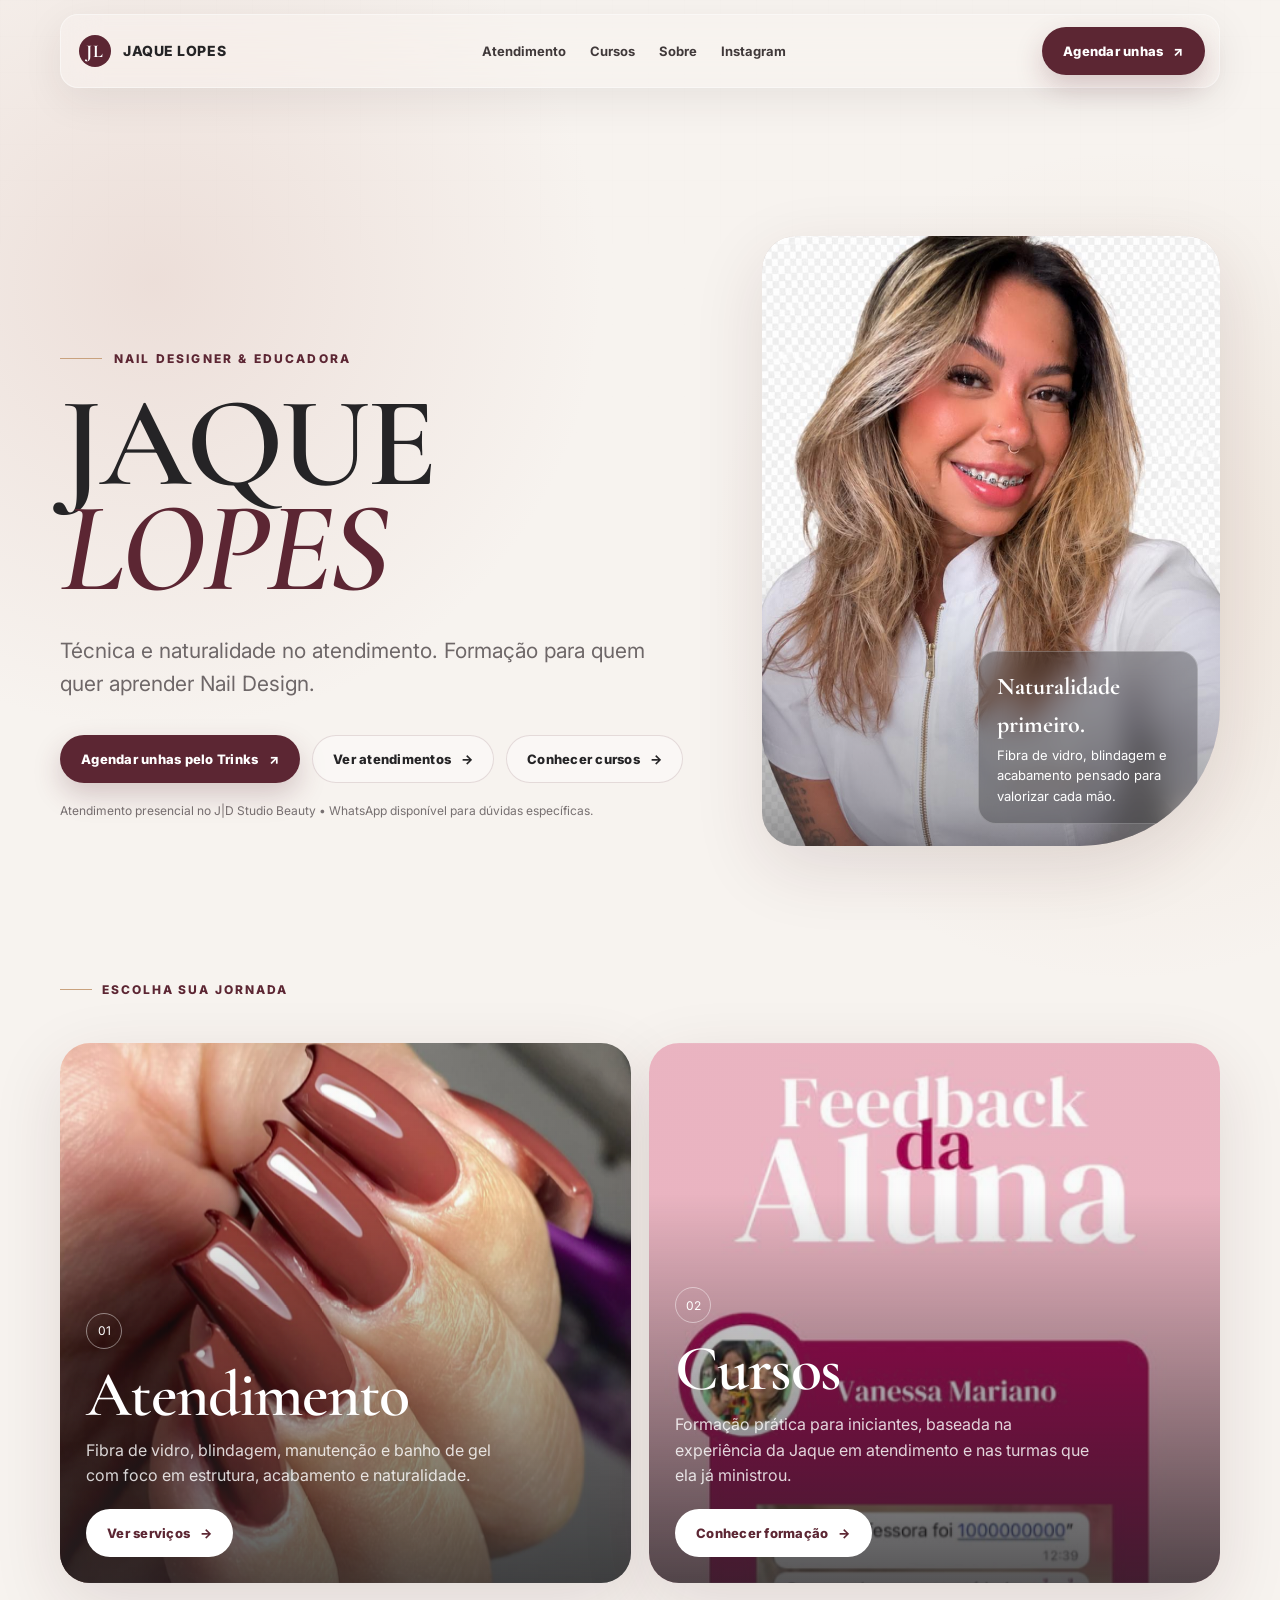
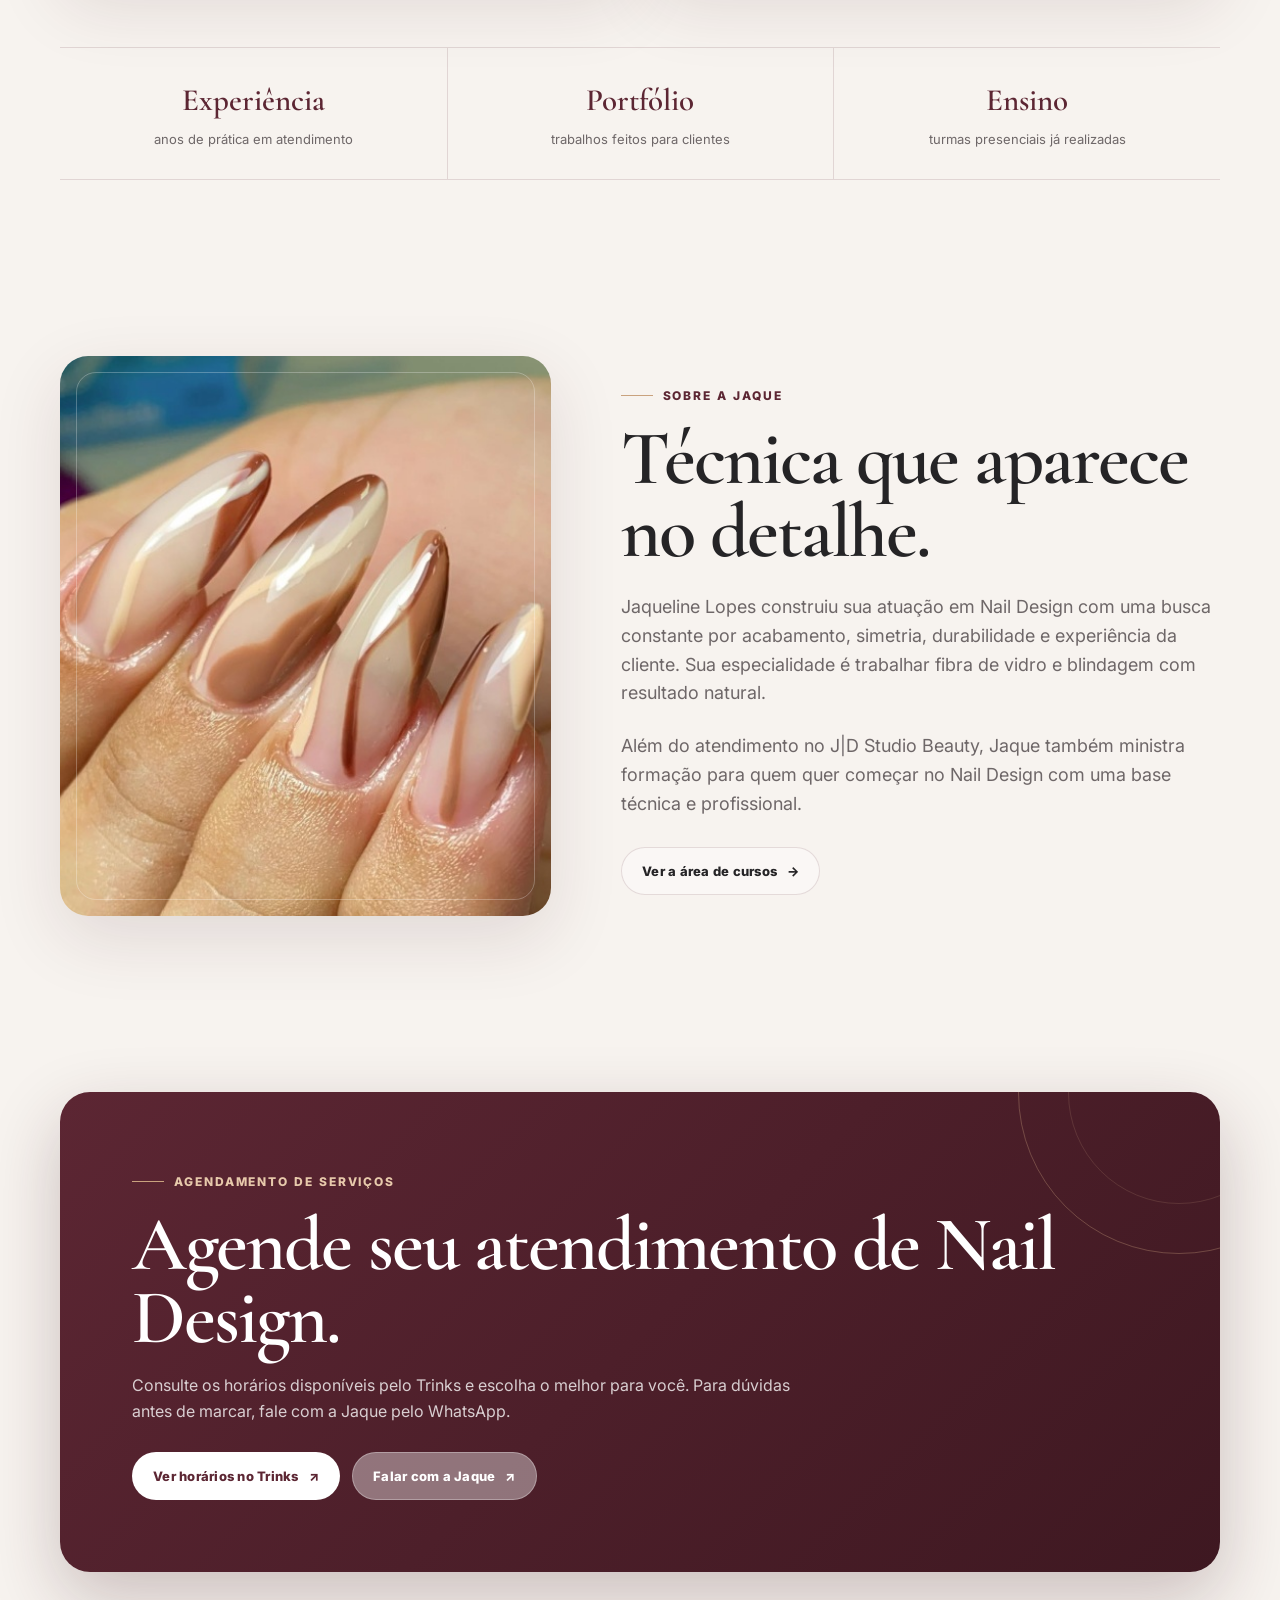
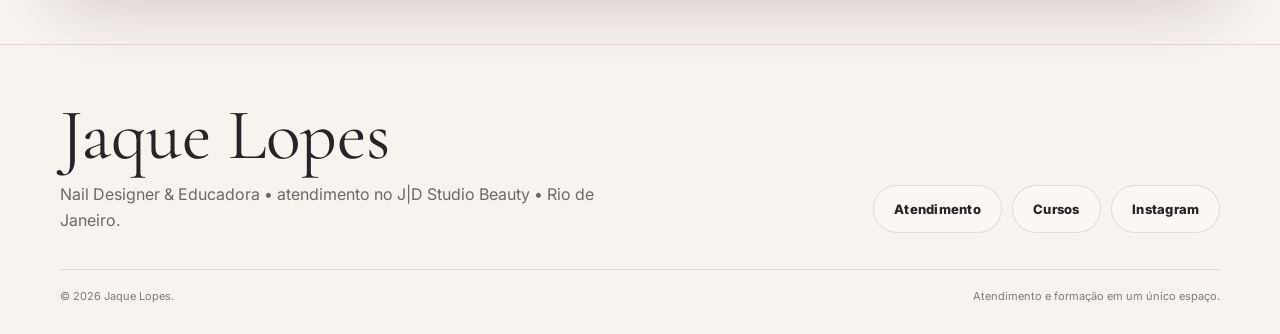
<file: index.html>
<!doctype html>
<html lang="pt-BR">
<head>
  <meta charset="utf-8">
  <meta name="viewport" content="width=device-width, initial-scale=1, viewport-fit=cover">
  <meta name="theme-color" content="#F7F3EF">
  <title>Jaque Lopes | Nail Designer & Educadora</title>
  <meta name="description" content="Jaque Lopes: Nail Designer especialista em fibra de vidro, blindagem e acabamento natural. Atendimento no J|D Studio Beauty e formação para iniciantes.">
  <meta property="og:title" content="Jaque Lopes | Nail Designer & Educadora">
  <meta property="og:description" content="Atendimento em Nail Design e formação para iniciantes, em uma única experiência.">
  <meta property="og:image" content="https://leothaylor.github.io/jaque-nails-v2/assets/img/header-bg.jpg">
  <meta property="og:type" content="website">
  <meta property="og:url" content="https://leothaylor.github.io/jaque-nails-v2/">
  <link rel="icon" type="image/svg+xml" href="assets/img/favicon.svg">
  <link rel="preconnect" href="https://fonts.googleapis.com">
  <link rel="preconnect" href="https://fonts.gstatic.com" crossorigin>
  <link href="https://fonts.googleapis.com/css2?family=Cormorant+Garamond:ital,wght@0,500;0,600;1,500;1,600&family=Inter:wght@400;500;600;700;800&display=swap" rel="stylesheet">
  <link rel="stylesheet" href="assets/css/v3.css">
  <script type="application/ld+json">{"@context":"https://schema.org","@type":"Person","name":"Jaqueline Lopes","jobTitle":"Nail Designer e Educadora","sameAs":["https://www.instagram.com/unhasporjaquelopes/"],"worksFor":{"@type":"Organization","name":"J|D Studio Beauty"}}</script>
</head>
<body>
  <a class="skip-link" href="#conteudo">Pular para o conteúdo</a>
  <div class="transition-curtain" aria-hidden="true"></div>
  <div class="nav-wrap"><nav class="nav" aria-label="Navegação principal">
    <a class="brand" href="index.html" aria-label="Jaque Lopes - início"><span class="brand-mark">JL</span><span>JAQUE LOPES</span></a>
    <div class="nav-links"><a href="atendimento.html" data-transition>Atendimento</a><a href="curso.html" data-transition>Cursos</a><a href="#sobre">Sobre</a><a href="https://www.instagram.com/unhasporjaquelopes/" target="_blank" rel="noopener">Instagram</a></div>
    <button class="nav-toggle" type="button" aria-label="Abrir menu" aria-expanded="false">Menu</button>
    <a class="btn btn-primary" href="https://www.trinks.com/unhas-por-jaque-lopes-" target="_blank" rel="noopener">Agendar unhas <span class="arrow">↗</span></a>
  </nav></div>

  <main id="conteudo">
    <header class="hero"><div class="container hero-grid">
      <div class="hero-copy">
        <div class="hero-eyebrow">Nail Designer & Educadora</div>
        <h1 class="hero-title"><span class="line"><span>JAQUE</span></span><span class="line"><span>LOPES</span></span></h1>
        <p class="hero-lead">Técnica e naturalidade no atendimento. Formação para quem quer aprender Nail Design.</p>
        <div class="hero-actions"><a class="btn btn-primary" href="https://www.trinks.com/unhas-por-jaque-lopes-" target="_blank" rel="noopener">Agendar unhas pelo Trinks <span class="arrow">↗</span></a><a class="btn btn-secondary" href="atendimento.html" data-transition>Ver atendimentos <span class="arrow">→</span></a><a class="btn btn-secondary" href="curso.html" data-transition>Conhecer cursos <span class="arrow">→</span></a></div>
        <p class="hero-note">Atendimento presencial no J|D Studio Beauty • WhatsApp disponível para dúvidas específicas.</p>
      </div>
      <div class="hero-media reveal"><img src="assets/img/header-bg.jpg" alt="Jaqueline Lopes, Nail Designer" fetchpriority="high"><div class="hero-badge"><strong>Naturalidade primeiro.</strong> Fibra de vidro, blindagem e acabamento pensado para valorizar cada mão.</div></div>
    </div></header>

    <section class="section compact"><div class="container">
      <span class="section-kicker reveal">Escolha sua jornada</span>
      <div class="journey">
        <a class="journey-card reveal" href="atendimento.html" data-transition><img src="assets/img/fibra-de-vidro.jpg" alt="Fibra de vidro realizada por Jaque Lopes" loading="lazy" data-parallax=".08"><div class="journey-content"><span class="journey-index">01</span><h2 class="journey-title">Atendimento</h2><p>Fibra de vidro, blindagem, manutenção e banho de gel com foco em estrutura, acabamento e naturalidade.</p><span class="btn btn-light">Ver serviços <span class="arrow">→</span></span></div></a>
        <a class="journey-card reveal" href="curso.html" data-transition><img src="assets/img/cursojaqueprint.jpg" alt="Feedback de aluna da Jaque Lopes" loading="lazy" data-parallax=".08" style="object-position:center top"><div class="journey-content"><span class="journey-index">02</span><h2 class="journey-title">Cursos</h2><p>Formação prática para iniciantes, baseada na experiência da Jaque em atendimento e nas turmas que ela já ministrou.</p><span class="btn btn-light">Conhecer formação <span class="arrow">→</span></span></div></a>
      </div>
      <div class="trust-strip reveal" aria-label="Pontos de confiança"><div class="trust-item"><strong>Experiência</strong><span>anos de prática em atendimento</span></div><div class="trust-item"><strong>Portfólio</strong><span>trabalhos feitos para clientes</span></div><div class="trust-item"><strong>Ensino</strong><span>turmas presenciais já realizadas</span></div></div>
    </div></section>

    <section id="sobre" class="section"><div class="container split">
      <div class="media-card reveal"><img src="assets/img/portfolio/03-full.jpg" alt="Trabalho de acabamento natural em unhas" loading="lazy"></div>
      <div class="copy-block reveal"><span class="section-kicker">Sobre a Jaque</span><h2 style="margin-top:18px">Técnica que aparece no detalhe.</h2><p>Jaqueline Lopes construiu sua atuação em Nail Design com uma busca constante por acabamento, simetria, durabilidade e experiência da cliente. Sua especialidade é trabalhar fibra de vidro e blindagem com resultado natural.</p><p>Além do atendimento no J|D Studio Beauty, Jaque também ministra formação para quem quer começar no Nail Design com uma base técnica e profissional.</p><a class="btn btn-secondary" href="curso.html" data-transition>Ver a área de cursos <span class="arrow">→</span></a></div>
    </div></section>

    <section class="section compact"><div class="container callout reveal"><span class="section-kicker" style="color:#E7C9AB">Agendamento de serviços</span><h2 style="margin-top:18px">Agende seu atendimento de Nail Design.</h2><p>Consulte os horários disponíveis pelo Trinks e escolha o melhor para você. Para dúvidas antes de marcar, fale com a Jaque pelo WhatsApp.</p><div class="hero-actions"><a class="btn btn-light" href="https://www.trinks.com/unhas-por-jaque-lopes-" target="_blank" rel="noopener">Ver horários no Trinks <span class="arrow">↗</span></a><a class="btn btn-secondary" style="color:white;border-color:rgba(255,255,255,.3)" href="https://wa.me/5521967671257?text=Oi%20Jaque!%20Tenho%20uma%20d%C3%BAvida%20antes%20de%20agendar." target="_blank" rel="noopener">Falar com a Jaque <span class="arrow">↗</span></a></div></div></section>
  </main>

  <footer class="footer"><div class="container"><div class="footer-grid"><div><div class="footer-brand">Jaque Lopes</div><p>Nail Designer & Educadora • atendimento no J|D Studio Beauty • Rio de Janeiro.</p></div><div class="footer-links"><a class="btn btn-secondary" href="atendimento.html" data-transition>Atendimento</a><a class="btn btn-secondary" href="curso.html" data-transition>Cursos</a><a class="btn btn-secondary" href="https://www.instagram.com/unhasporjaquelopes/" target="_blank" rel="noopener">Instagram</a></div></div><div class="footer-meta"><span>© <span data-year></span> Jaque Lopes.</span><span>Atendimento e formação em um único espaço.</span></div></div></footer>
  <script src="assets/js/v3.js" defer></script>
</body>
</html>
</file>
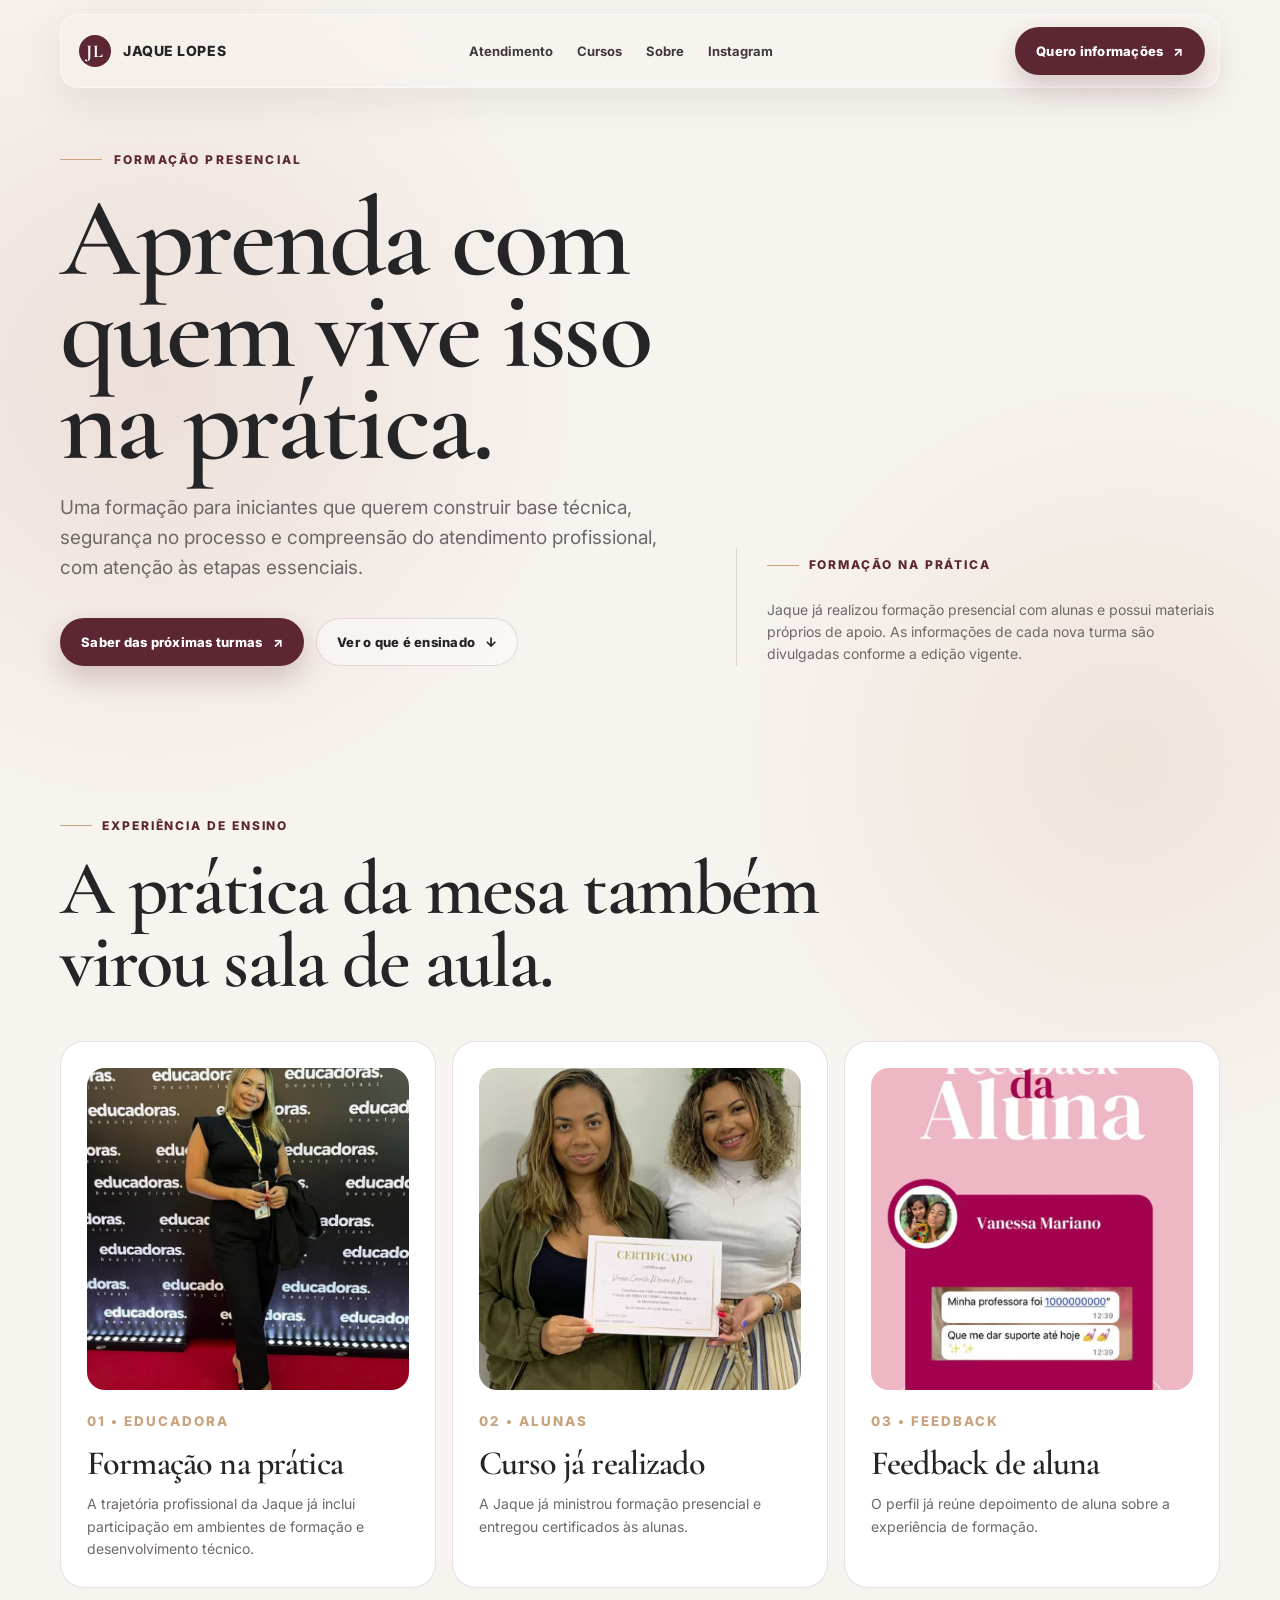
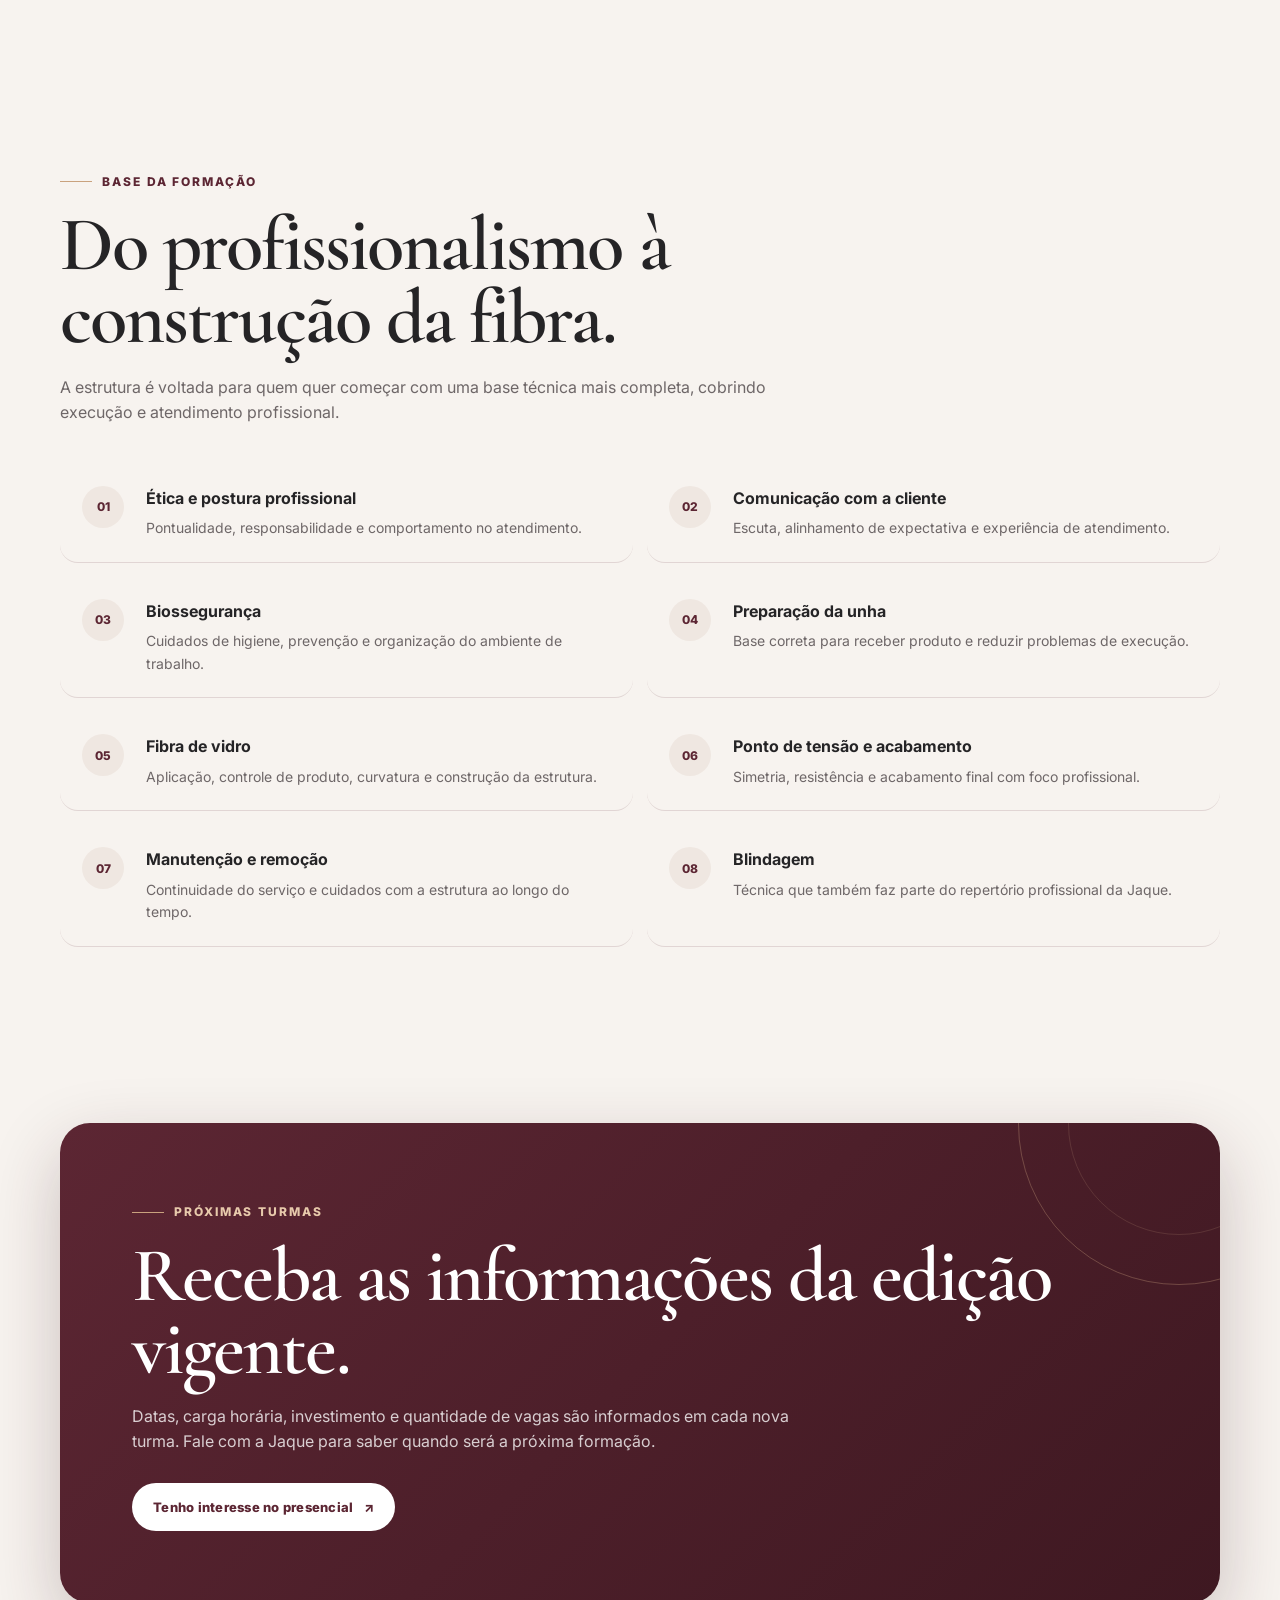
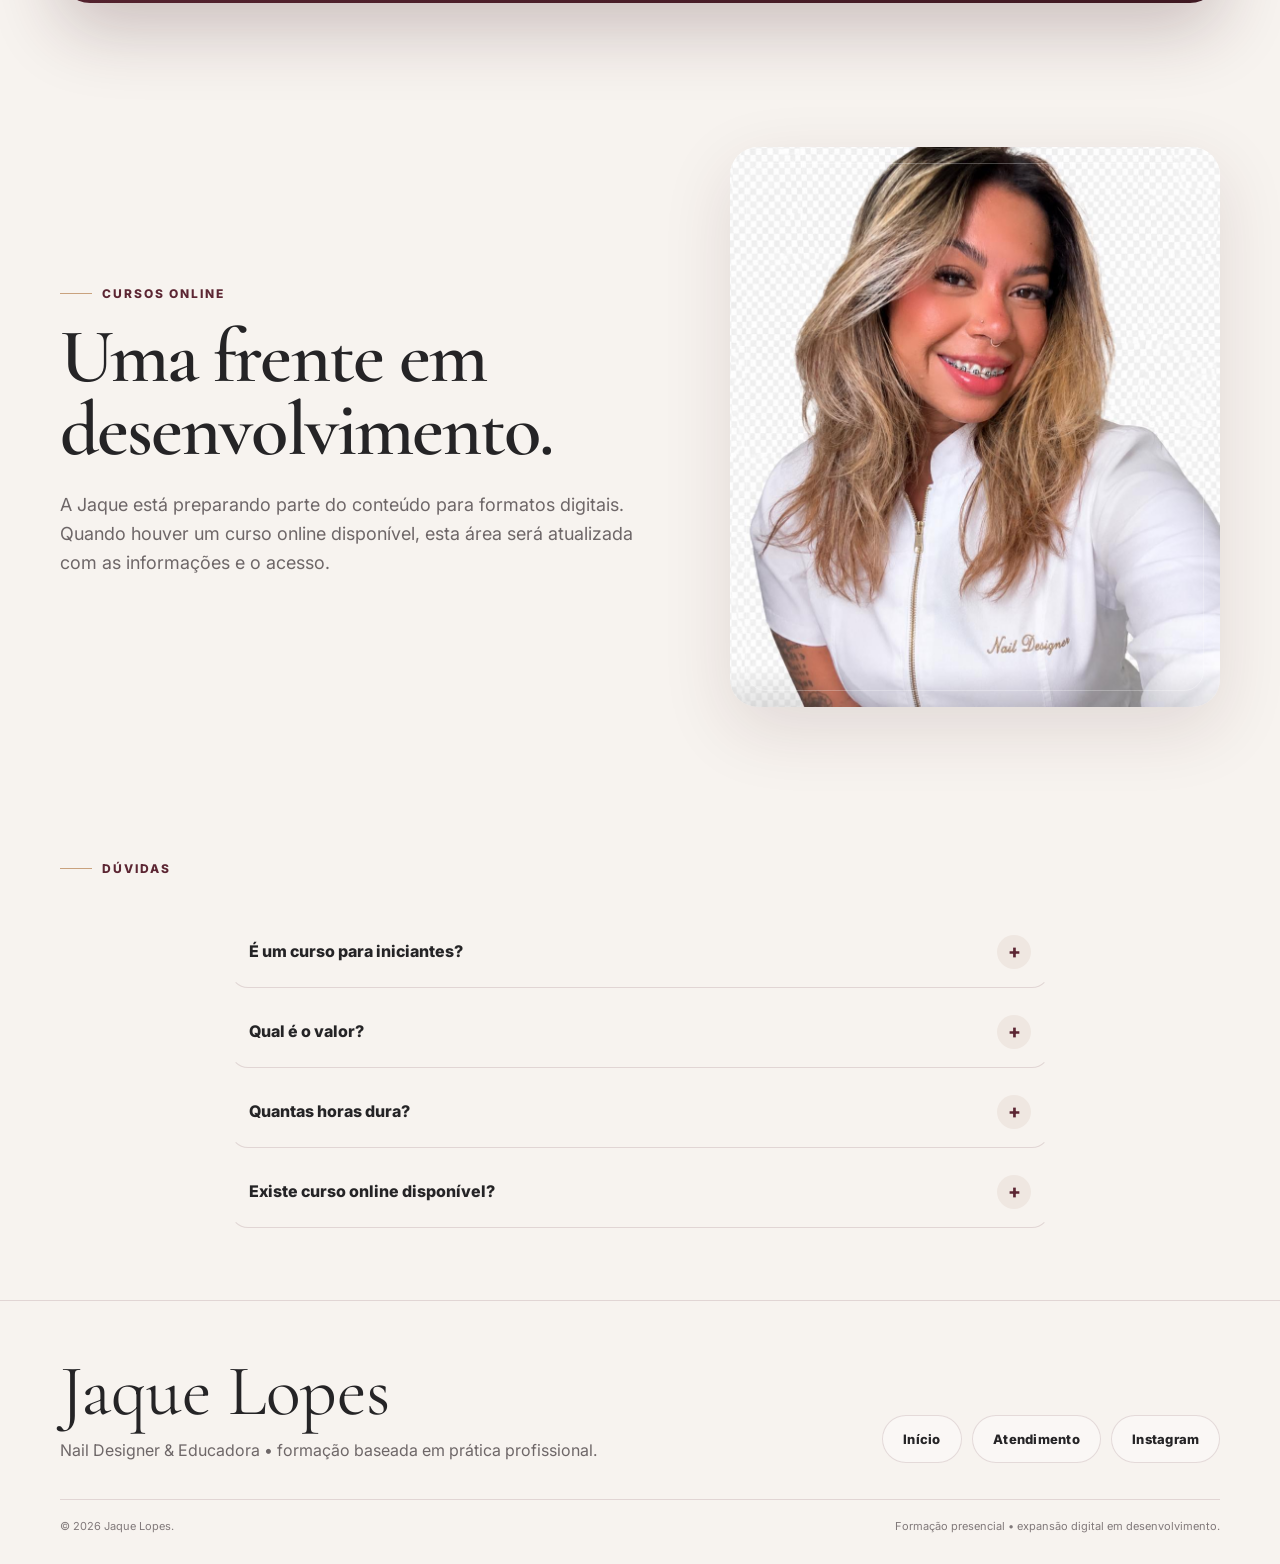
<file: curso.html>
<!doctype html>
<html lang="pt-BR">
<head>
  <meta charset="utf-8">
  <meta name="viewport" content="width=device-width, initial-scale=1, viewport-fit=cover">
  <meta name="theme-color" content="#F7F3EF">
  <title>Cursos | Jaque Lopes</title>
  <meta name="description" content="Formação presencial de Nail Design com Jaque Lopes para iniciantes: base profissional, biossegurança, fibra de vidro, acabamento e atendimento.">
  <link rel="icon" type="image/svg+xml" href="assets/img/favicon.svg">
  <link rel="preconnect" href="https://fonts.googleapis.com">
  <link rel="preconnect" href="https://fonts.gstatic.com" crossorigin>
  <link href="https://fonts.googleapis.com/css2?family=Cormorant+Garamond:ital,wght@0,500;0,600;1,500;1,600&family=Inter:wght@400;500;600;700;800&display=swap" rel="stylesheet">
  <link rel="stylesheet" href="assets/css/v3.css">
</head>
<body>
  <a class="skip-link" href="#conteudo">Pular para o conteúdo</a>
  <div class="transition-curtain" aria-hidden="true"></div>
  <div class="nav-wrap"><nav class="nav" aria-label="Navegação principal">
    <a class="brand" href="index.html" data-transition><span class="brand-mark">JL</span><span>JAQUE LOPES</span></a>
    <div class="nav-links"><a href="atendimento.html" data-transition>Atendimento</a><a href="curso.html">Cursos</a><a href="index.html#sobre" data-transition>Sobre</a><a href="https://www.instagram.com/unhasporjaquelopes/" target="_blank" rel="noopener">Instagram</a></div>
    <button class="nav-toggle" type="button" aria-label="Abrir menu" aria-expanded="false">Menu</button>
    <a class="btn btn-primary" href="https://wa.me/5521967671257?text=Oi%20Jaque!%20Quero%20saber%20sobre%20as%20pr%C3%B3ximas%20turmas%20de%20Nail%20Design." target="_blank" rel="noopener">Quero informações <span class="arrow">↗</span></a>
  </nav></div>

  <main id="conteudo">
    <header class="page-hero"><div class="container page-hero-grid">
      <div><div class="hero-eyebrow">Formação presencial</div><h1>Aprenda com quem vive isso na prática.</h1><p>Uma formação para iniciantes que querem construir base técnica, segurança no processo e compreensão do atendimento profissional, com atenção às etapas essenciais.</p><div class="hero-actions"><a class="btn btn-primary" href="https://wa.me/5521967671257?text=Oi%20Jaque!%20Quero%20saber%20sobre%20as%20pr%C3%B3ximas%20turmas%20de%20Nail%20Design." target="_blank" rel="noopener">Saber das próximas turmas <span class="arrow">↗</span></a><a class="btn btn-secondary" href="#conteudo-curso">Ver o que é ensinado <span class="arrow">↓</span></a></div></div>
      <div class="page-hero-aside reveal"><span class="section-kicker">Formação na prática</span><p>Jaque já realizou formação presencial com alunas e possui materiais próprios de apoio. As informações de cada nova turma são divulgadas conforme a edição vigente.</p></div>
    </div></header>

    <section class="section compact"><div class="container"><span class="section-kicker reveal">Experiência de ensino</span><h2 class="reveal" style="margin-top:18px;max-width:880px">A prática da mesa também virou sala de aula.</h2><div class="course-proof">
      <article class="proof-card reveal"><img src="assets/img/proof/proof-educadora.jpg" alt="Jaque Lopes em contexto de formação e educação profissional" loading="lazy" style="width:100%;aspect-ratio:1/1;object-fit:cover;border-radius:18px;margin-bottom:18px"><small>01 • educadora</small><h3>Formação na prática</h3><p>A trajetória profissional da Jaque já inclui participação em ambientes de formação e desenvolvimento técnico.</p></article>
      <article class="proof-card reveal"><img src="assets/img/proof/proof-certificado.jpg" alt="Jaque Lopes com aluna e certificado de conclusão" loading="lazy" style="width:100%;aspect-ratio:1/1;object-fit:cover;border-radius:18px;margin-bottom:18px"><small>02 • alunas</small><h3>Curso já realizado</h3><p>A Jaque já ministrou formação presencial e entregou certificados às alunas.</p></article>
      <article class="proof-card reveal"><img src="assets/img/proof/proof-feedback.jpg" alt="Feedback de aluna do curso de Jaque Lopes" loading="lazy" style="width:100%;aspect-ratio:1/1;object-fit:cover;border-radius:18px;margin-bottom:18px"><small>03 • feedback</small><h3>Feedback de aluna</h3><p>O perfil já reúne depoimento de aluna sobre a experiência de formação.</p></article>
    </div></div></section>

    <section id="conteudo-curso" class="section"><div class="container"><span class="section-kicker reveal">Base da formação</span><h2 class="reveal" style="margin-top:18px;max-width:900px">Do profissionalismo à construção da fibra.</h2><p class="reveal" style="margin-top:20px;color:var(--muted);max-width:740px">A estrutura é voltada para quem quer começar com uma base técnica mais completa, cobrindo execução e atendimento profissional.</p><div class="curriculum">
      <div class="curriculum-item reveal"><span class="num">01</span><div><strong>Ética e postura profissional</strong><p>Pontualidade, responsabilidade e comportamento no atendimento.</p></div></div>
      <div class="curriculum-item reveal"><span class="num">02</span><div><strong>Comunicação com a cliente</strong><p>Escuta, alinhamento de expectativa e experiência de atendimento.</p></div></div>
      <div class="curriculum-item reveal"><span class="num">03</span><div><strong>Biossegurança</strong><p>Cuidados de higiene, prevenção e organização do ambiente de trabalho.</p></div></div>
      <div class="curriculum-item reveal"><span class="num">04</span><div><strong>Preparação da unha</strong><p>Base correta para receber produto e reduzir problemas de execução.</p></div></div>
      <div class="curriculum-item reveal"><span class="num">05</span><div><strong>Fibra de vidro</strong><p>Aplicação, controle de produto, curvatura e construção da estrutura.</p></div></div>
      <div class="curriculum-item reveal"><span class="num">06</span><div><strong>Ponto de tensão e acabamento</strong><p>Simetria, resistência e acabamento final com foco profissional.</p></div></div>
      <div class="curriculum-item reveal"><span class="num">07</span><div><strong>Manutenção e remoção</strong><p>Continuidade do serviço e cuidados com a estrutura ao longo do tempo.</p></div></div>
      <div class="curriculum-item reveal"><span class="num">08</span><div><strong>Blindagem</strong><p>Técnica que também faz parte do repertório profissional da Jaque.</p></div></div>
    </div></div></section>

    <section class="section compact"><div class="container callout reveal"><span class="section-kicker" style="color:#E7C9AB">Próximas turmas</span><h2 style="margin-top:18px">Receba as informações da edição vigente.</h2><p>Datas, carga horária, investimento e quantidade de vagas são informados em cada nova turma. Fale com a Jaque para saber quando será a próxima formação.</p><div class="hero-actions"><a class="btn btn-light" href="https://wa.me/5521967671257?text=Oi%20Jaque!%20Quero%20saber%20sobre%20as%20pr%C3%B3ximas%20turmas%20de%20Nail%20Design." target="_blank" rel="noopener">Tenho interesse no presencial <span class="arrow">↗</span></a></div></div></section>

    <section class="section compact"><div class="container split reverse"><div class="copy-block reveal"><span class="section-kicker">Cursos online</span><h2 style="margin-top:18px">Uma frente em desenvolvimento.</h2><p>A Jaque está preparando parte do conteúdo para formatos digitais. Quando houver um curso online disponível, esta área será atualizada com as informações e o acesso.</p></div><div class="media-card reveal"><img src="assets/img/header-bg.jpg" alt="Jaque Lopes" loading="lazy"></div></div></section>

    <section class="section compact"><div class="container"><span class="section-kicker reveal">Dúvidas</span><div class="faq reveal"><details><summary>É um curso para iniciantes?</summary><p>Sim. A formação é voltada para quem quer começar e construir uma base técnica e profissional.</p></details><details><summary>Qual é o valor?</summary><p>O investimento é informado conforme a edição vigente da turma. Entre em contato para receber os dados atualizados.</p></details><details><summary>Quantas horas dura?</summary><p>A carga horária é informada junto com as condições da próxima turma.</p></details><details><summary>Existe curso online disponível?</summary><p>A frente digital está em desenvolvimento. Quando houver produto disponível, ele será apresentado aqui.</p></details></div></div></section>
  </main>

  <footer class="footer"><div class="container"><div class="footer-grid"><div><div class="footer-brand">Jaque Lopes</div><p>Nail Designer & Educadora • formação baseada em prática profissional.</p></div><div class="footer-links"><a class="btn btn-secondary" href="index.html" data-transition>Início</a><a class="btn btn-secondary" href="atendimento.html" data-transition>Atendimento</a><a class="btn btn-secondary" href="https://www.instagram.com/unhasporjaquelopes/" target="_blank" rel="noopener">Instagram</a></div></div><div class="footer-meta"><span>© <span data-year></span> Jaque Lopes.</span><span>Formação presencial • expansão digital em desenvolvimento.</span></div></div></footer>
  <script src="assets/js/v3.js" defer></script>
</body>
</html>
</file>
<file: assets/css/v3.css>
:root {
  --paper: #F7F3EF;
  --paper-2: #EFE7E1;
  --wine: #5C2633;
  --wine-2: #3E1821;
  --champagne: #C9A27E;
  --nude: #D8B7AE;
  --ink: #252426;
  --muted: #6E6768;
  --line: rgba(92, 38, 51, .14);
  --glass: rgba(247, 243, 239, .78);
  --shadow: 0 22px 70px rgba(62, 24, 33, .12);
  --ease: cubic-bezier(.22, .61, .36, 1);
}

* { box-sizing: border-box; }
html { scroll-behavior: smooth; }
body {
  margin: 0;
  font-family: Inter, system-ui, -apple-system, BlinkMacSystemFont, "Segoe UI", sans-serif;
  color: var(--ink);
  background:
    radial-gradient(circle at 12% 8%, rgba(216, 183, 174, .34), transparent 28rem),
    radial-gradient(circle at 88% 16%, rgba(201, 162, 126, .18), transparent 26rem),
    var(--paper);
  line-height: 1.6;
  overflow-x: hidden;
}
body::before { content: ""; position: fixed; inset: 0; pointer-events: none; opacity: .28; background-image: linear-gradient(rgba(92,38,51,.03) 1px, transparent 1px), linear-gradient(90deg, rgba(92,38,51,.03) 1px, transparent 1px); background-size: 36px 36px; mask-image: linear-gradient(to bottom, rgba(0,0,0,.7), transparent 72%); z-index: -1; }
a { color: inherit; text-decoration: none; }
img { max-width: 100%; display: block; }
button, a { -webkit-tap-highlight-color: transparent; }
.container { width: min(1160px, calc(100% - 40px)); margin: 0 auto; }
.section { padding: 104px 0; position: relative; }
.section.compact { padding: 72px 0; }
.section-kicker { display: inline-flex; align-items: center; gap: 10px; text-transform: uppercase; letter-spacing: .16em; font-size: 12px; font-weight: 800; color: var(--wine); }
.section-kicker::before { content: ""; width: 32px; height: 1px; background: var(--champagne); }
h1, h2, h3, .serif { font-family: "Cormorant Garamond", Georgia, serif; letter-spacing: -.025em; margin: 0; }
h1 { font-size: clamp(64px, 10vw, 138px); line-height: .82; font-weight: 600; }
h2 { font-size: clamp(44px, 6vw, 78px); line-height: .95; font-weight: 600; }
h3 { font-size: clamp(30px, 4vw, 48px); line-height: 1; font-weight: 600; }
p { margin: 0; }
.skip-link { position: fixed; left: 12px; top: -50px; z-index: 1000; background: var(--ink); color: white; padding: 10px 14px; border-radius: 10px; }
.skip-link:focus { top: 12px; }
.nav-wrap { position: fixed; top: 14px; left: 0; right: 0; z-index: 100; pointer-events: none; }
.nav { pointer-events: auto; width: min(1160px, calc(100% - 28px)); margin: auto; display: flex; align-items: center; justify-content: space-between; gap: 18px; padding: 12px 14px 12px 18px; border: 1px solid rgba(255,255,255,.44); background: rgba(247,243,239,.54); backdrop-filter: blur(18px) saturate(1.1); -webkit-backdrop-filter: blur(18px) saturate(1.1); border-radius: 18px; box-shadow: 0 12px 40px rgba(46, 32, 34, .08); transition: background .35s var(--ease), box-shadow .35s var(--ease), transform .35s var(--ease); }
.nav.is-scrolled { background: rgba(247,243,239,.9); box-shadow: 0 12px 40px rgba(46,32,34,.14); }
.brand { display: flex; align-items: center; gap: 12px; font-size: 14px; font-weight: 800; letter-spacing: .04em; }
.brand-mark { width: 32px; height: 32px; border-radius: 50%; display: grid; place-items: center; color: white; background: var(--wine); font-family: "Cormorant Garamond", serif; font-size: 18px; }
.nav-links { display: flex; align-items: center; gap: 24px; font-size: 13px; font-weight: 700; }
.nav-links a { position: relative; color: #40393A; }
.nav-links a::after { content: ""; position: absolute; left: 0; right: 100%; bottom: -5px; height: 1px; background: var(--wine); transition: right .25s var(--ease); }
.nav-links a:hover::after, .nav-links a:focus-visible::after { right: 0; }
.nav-toggle { display: none; background: none; border: 0; font: inherit; cursor: pointer; color: var(--ink); }
.btn { display: inline-flex; align-items: center; justify-content: center; gap: 10px; min-height: 48px; padding: 0 20px; border-radius: 999px; border: 1px solid transparent; font-size: 13px; font-weight: 800; letter-spacing: .02em; transition: transform .25s var(--ease), box-shadow .25s var(--ease), background .25s var(--ease), color .25s var(--ease), border-color .25s var(--ease); }
.btn:hover { transform: translateY(-2px); }
.btn-primary { background: var(--wine); color: #fff; box-shadow: 0 12px 28px rgba(92,38,51,.22); }
.btn-primary:hover { background: var(--wine-2); box-shadow: 0 16px 34px rgba(92,38,51,.28); }
.btn-secondary { border-color: var(--line); background: rgba(255,255,255,.38); color: var(--ink); }
.btn-secondary:hover { background: #fff; border-color: rgba(92,38,51,.28); }
.btn-light { background: #fff; color: var(--wine); }
.btn .arrow { transition: transform .25s var(--ease); }
.btn:hover .arrow { transform: translateX(4px); }
.hero { min-height: 100svh; padding: 128px 0 54px; display: grid; align-items: end; position: relative; }
.hero-grid { display: grid; grid-template-columns: minmax(0, 1.05fr) minmax(330px, .75fr); gap: 60px; align-items: end; }
.hero-copy { padding-bottom: 26px; }
.hero-eyebrow { display: flex; align-items: center; gap: 12px; margin-bottom: 24px; color: var(--wine); text-transform: uppercase; letter-spacing: .18em; font-size: 12px; font-weight: 800; }
.hero-eyebrow::before { content: ""; width: 42px; height: 1px; background: var(--champagne); }
.hero-title .line { display: block; overflow: visible; }
.hero-title .line span { display: block; transform: translateY(28px); opacity: 0; animation: lineIn .9s var(--ease) forwards; }
.hero-title .line:nth-child(2) span { animation-delay: .12s; color: var(--wine); font-style: italic; }
@keyframes lineIn { to { transform: translateY(0); opacity: 1; } }
.hero-lead { max-width: 610px; margin-top: 32px; color: var(--muted); font-size: clamp(17px, 2vw, 21px); }
.hero-actions { display: flex; flex-wrap: wrap; gap: 12px; margin-top: 34px; }
.hero-note { margin-top: 18px; color: #777071; font-size: 12px; }
.hero-media { position: relative; border-radius: 34px 34px 140px 34px; overflow: hidden; min-height: 610px; box-shadow: var(--shadow); background: #d7c6bf; }
.hero-media img { width: 100%; height: 100%; min-height: 610px; object-fit: cover; object-position: center 20%; transition: transform 1.2s var(--ease); }
.hero-media:hover img { transform: scale(1.025); }
.hero-media::after { content: ""; position: absolute; inset: 0; background: linear-gradient(to top, rgba(37,36,38,.42), transparent 48%); pointer-events: none; }
.hero-badge { position: absolute; right: 22px; bottom: 22px; z-index: 2; max-width: 220px; padding: 16px 18px; border-radius: 18px; color: white; background: rgba(37,36,38,.34); backdrop-filter: blur(12px); border: 1px solid rgba(255,255,255,.24); font-size: 13px; }
.hero-badge strong { display: block; font-family: "Cormorant Garamond", serif; font-size: 24px; }
.journey { display: grid; grid-template-columns: 1fr 1fr; gap: 18px; margin-top: 44px; }
.journey-card { min-height: 540px; position: relative; overflow: hidden; border-radius: 30px; box-shadow: var(--shadow); isolation: isolate; }
.journey-card img { position: absolute; inset: 0; width: 100%; height: 100%; object-fit: cover; transition: transform .8s var(--ease), filter .8s var(--ease); z-index: -2; }
.journey-card::before { content: ""; position: absolute; inset: 0; background: linear-gradient(to top, rgba(37,36,38,.78), rgba(37,36,38,.02) 72%); z-index: -1; }
.journey-card::after { content: ""; position: absolute; inset: 0; background: linear-gradient(115deg, rgba(92,38,51,.34), transparent 45%); opacity: 0; transition: opacity .45s var(--ease); z-index: -1; }
.journey-card:hover img { transform: scale(1.045); filter: saturate(.94); }
.journey-card:hover::after { opacity: 1; }
.journey-content { position: absolute; inset: auto 26px 26px; color: white; }
.journey-index { display: inline-flex; width: 36px; height: 36px; border-radius: 50%; align-items: center; justify-content: center; border: 1px solid rgba(255,255,255,.45); font-size: 12px; margin-bottom: 16px; }
.journey-title { font-size: clamp(42px, 5vw, 66px); }
.journey-content p { max-width: 420px; margin: 12px 0 20px; color: rgba(255,255,255,.82); }
.trust-strip { display: grid; grid-template-columns: repeat(3, 1fr); border-top: 1px solid var(--line); border-bottom: 1px solid var(--line); margin-top: 64px; }
.trust-item { padding: 28px 24px; text-align: center; }
.trust-item + .trust-item { border-left: 1px solid var(--line); }
.trust-item strong { display: block; color: var(--wine); font-family: "Cormorant Garamond", serif; font-size: 31px; font-weight: 600; }
.trust-item span { color: var(--muted); font-size: 13px; }
.split { display: grid; grid-template-columns: .9fr 1.1fr; gap: 70px; align-items: center; }
.split.reverse { grid-template-columns: 1.1fr .9fr; }
.copy-block p { color: var(--muted); font-size: 18px; max-width: 660px; margin-top: 24px; }
.copy-block .btn { margin-top: 28px; }
.media-card { border-radius: 28px; overflow: hidden; position: relative; box-shadow: var(--shadow); }
.media-card img { width: 100%; height: 560px; object-fit: cover; transition: transform .8s var(--ease); }
.media-card:hover img { transform: scale(1.025); }
.media-card::after { content: ""; position: absolute; inset: 16px; border-radius: 20px; border: 1px solid rgba(255,255,255,.26); pointer-events: none; }
.services-grid { display: grid; grid-template-columns: repeat(2, 1fr); gap: 16px; margin-top: 42px; }
.service-card { padding: 30px; border-radius: 24px; background: rgba(255,255,255,.62); border: 1px solid rgba(92,38,51,.10); backdrop-filter: blur(10px); transition: transform .3s var(--ease), box-shadow .3s var(--ease), border-color .3s var(--ease); }
.service-card:hover { transform: translateY(-5px); box-shadow: 0 22px 46px rgba(92,38,51,.10); border-color: rgba(92,38,51,.22); }
.service-number { font-size: 11px; font-weight: 800; letter-spacing: .16em; color: var(--champagne); }
.service-card h3 { margin-top: 18px; font-size: 36px; }
.service-card p { margin-top: 12px; color: var(--muted); }
.gallery { display: grid; grid-template-columns: 1.25fr .75fr; grid-template-rows: 300px 300px; gap: 14px; margin-top: 42px; }
.gallery figure { margin: 0; position: relative; overflow: hidden; border-radius: 24px; cursor: zoom-in; }
.gallery figure:first-child { grid-row: 1 / 3; }
.gallery img { width: 100%; height: 100%; object-fit: cover; transition: transform .6s var(--ease); }
.gallery figure:hover img { transform: scale(1.035); }
.gallery figcaption { position: absolute; inset: auto 16px 16px; padding: 10px 12px; border-radius: 12px; color: white; background: rgba(37,36,38,.38); backdrop-filter: blur(10px); font-size: 12px; opacity: 0; transform: translateY(8px); transition: .3s var(--ease); }
.gallery figure:hover figcaption { opacity: 1; transform: translateY(0); }
.lightbox { position: fixed; inset: 0; background: rgba(25,21,22,.88); z-index: 300; display: none; align-items: center; justify-content: center; padding: 24px; }
.lightbox.is-open { display: flex; }
.lightbox-panel { max-width: min(960px, 94vw); max-height: 88vh; position: relative; }
.lightbox img { max-height: 82vh; border-radius: 22px; box-shadow: 0 30px 90px rgba(0,0,0,.45); }
.lightbox-close { position: absolute; top: -16px; right: -16px; width: 44px; height: 44px; border-radius: 50%; border: 0; background: white; color: var(--wine); font-size: 22px; cursor: pointer; box-shadow: 0 8px 24px rgba(0,0,0,.25); }
.callout { border-radius: 30px; padding: clamp(34px, 6vw, 72px); background: linear-gradient(135deg, var(--wine), var(--wine-2)); color: white; position: relative; overflow: hidden; box-shadow: 0 26px 70px rgba(62,24,33,.24); }
.callout::before { content: ""; position: absolute; width: 320px; height: 320px; border-radius: 50%; right: -120px; top: -160px; border: 1px solid rgba(201,162,126,.34); }
.callout::after { content: ""; position: absolute; width: 220px; height: 220px; border-radius: 50%; right: -70px; top: -110px; border: 1px solid rgba(201,162,126,.18); }
.callout p { margin-top: 18px; max-width: 700px; color: rgba(255,255,255,.78); }
.callout .hero-actions { margin-top: 28px; }
.course-proof { display: grid; grid-template-columns: repeat(3, 1fr); gap: 16px; margin-top: 42px; }
.proof-card { border-radius: 24px; padding: 26px; background: white; border: 1px solid var(--line); }
.proof-card small { color: var(--champagne); text-transform: uppercase; letter-spacing: .15em; font-weight: 800; }
.proof-card h3 { margin-top: 14px; font-size: 34px; }
.proof-card p { margin-top: 12px; color: var(--muted); font-size: 14px; }
.curriculum { display: grid; grid-template-columns: repeat(2, 1fr); gap: 14px; margin-top: 38px; }
.curriculum-item { display: grid; grid-template-columns: 50px 1fr; gap: 14px; padding: 22px; border-bottom: 1px solid var(--line); }
.curriculum-item .num { width: 42px; height: 42px; border-radius: 50%; display: grid; place-items: center; background: var(--paper-2); color: var(--wine); font-weight: 800; font-size: 12px; }
.curriculum-item strong { font-size: 16px; }
.curriculum-item p { margin-top: 6px; color: var(--muted); font-size: 14px; }
.faq { max-width: 820px; margin: 38px auto 0; }
.faq details { border-bottom: 1px solid var(--line); padding: 18px 0; }
.faq summary { cursor: pointer; font-weight: 800; list-style: none; display: flex; justify-content: space-between; gap: 16px; }
.faq summary::-webkit-details-marker { display:none; }
.faq summary::after { content: "+"; color: var(--wine); font-size: 20px; }
.faq details[open] summary::after { content: "–"; }
.faq p { padding-top: 12px; color: var(--muted); }
.footer { padding: 58px 0 28px; border-top: 1px solid var(--line); }
.footer-grid { display: grid; grid-template-columns: 1fr auto; gap: 28px; align-items: end; }
.footer-brand { font-family: "Cormorant Garamond", serif; font-size: clamp(42px, 6vw, 72px); line-height: .9; }
.footer p { color: var(--muted); margin-top: 14px; max-width: 550px; }
.footer-links { display: flex; flex-wrap: wrap; gap: 10px; justify-content: flex-end; }
.footer-meta { display: flex; justify-content: space-between; gap: 20px; margin-top: 36px; padding-top: 18px; border-top: 1px solid var(--line); color: #81797A; font-size: 11px; }
.reveal { opacity: 0; transform: translateY(24px); transition: opacity .75s var(--ease), transform .75s var(--ease); }
.reveal.is-visible { opacity: 1; transform: translateY(0); }
[data-parallax] { will-change: transform; }
.page-hero { min-height: 72svh; padding: 150px 0 70px; display: grid; align-items: end; }
.page-hero-grid { display: grid; grid-template-columns: 1fr .8fr; gap: 70px; align-items: end; }
.page-hero h1 { font-size: clamp(58px, 9vw, 112px); }
.page-hero p { color: var(--muted); font-size: 19px; margin-top: 24px; max-width: 620px; }
.page-hero-aside { border-left: 1px solid var(--line); padding-left: 30px; }
.page-hero-aside p { font-size: 14px; }
.transition-curtain { position: fixed; inset: 0; z-index: 999; background: var(--wine); transform: scaleY(0); transform-origin: bottom; pointer-events: none; }
.transition-curtain.is-leaving { animation: curtain .46s var(--ease) forwards; }
@keyframes curtain { to { transform: scaleY(1); } }
@media (max-width: 900px) {
  .section { padding: 82px 0; }
  .nav { border-radius: 16px; }
  .nav-links { position: fixed; top: 80px; left: 14px; right: 14px; display: none; flex-direction: column; align-items: stretch; gap: 0; padding: 14px; border-radius: 18px; background: rgba(247,243,239,.98); box-shadow: var(--shadow); border: 1px solid var(--line); }
  .nav-links.is-open { display: flex; }
  .nav-links a { padding: 14px 8px; border-bottom: 1px solid var(--line); }
  .nav-links a:last-child { border: 0; }
  .nav-toggle { display: inline-flex; }
  .nav > .btn { display: none; }
  .hero { min-height: auto; padding-top: 118px; }
  .hero-grid, .split, .split.reverse, .page-hero-grid { grid-template-columns: 1fr; gap: 34px; }
  .hero-media { min-height: 520px; border-radius: 28px 28px 94px 28px; }
  .hero-media img { min-height: 520px; }
  .journey { grid-template-columns: 1fr; }
  .journey-card { min-height: 470px; }
  .media-card img { height: 470px; }
  .page-hero-aside { border-left: 0; border-top: 1px solid var(--line); padding: 22px 0 0; }
  .footer-grid { grid-template-columns: 1fr; }
  .footer-links { justify-content: flex-start; }
}
@media (max-width: 640px) {
  .container { width: min(100% - 28px, 1160px); }
  .section { padding: 68px 0; }
  h1 { font-size: clamp(58px, 20vw, 86px); }
  h2 { font-size: clamp(42px, 13vw, 62px); }
  .hero-actions { flex-direction: column; align-items: stretch; }
  .hero-actions .btn { width: 100%; }
  .hero-media { min-height: 440px; }
  .hero-media img { min-height: 440px; }
  .hero-badge { right: 14px; left: 14px; bottom: 14px; max-width: none; }
  .journey-card { min-height: 430px; }
  .trust-strip { grid-template-columns: 1fr; }
  .trust-item + .trust-item { border-left: 0; border-top: 1px solid var(--line); }
  .services-grid, .course-proof, .curriculum { grid-template-columns: 1fr; }
  .gallery { grid-template-columns: 1fr 1fr; grid-template-rows: 390px 220px; }
  .gallery figure:first-child { grid-column: 1 / 3; grid-row: auto; }
  .media-card img { height: 420px; }
  .footer-meta { flex-direction: column; }
  .page-hero { min-height: auto; padding-top: 126px; }
}
@media (prefers-reduced-motion: reduce) {
  *, *::before, *::after { animation-duration: .01ms !important; animation-iteration-count: 1 !important; scroll-behavior: auto !important; transition-duration: .01ms !important; }
  .hero-title .line span { transform: none; opacity: 1; }
  .reveal { opacity: 1; transform: none; }
  [data-parallax] { transform: none !important; }
}
</file>
